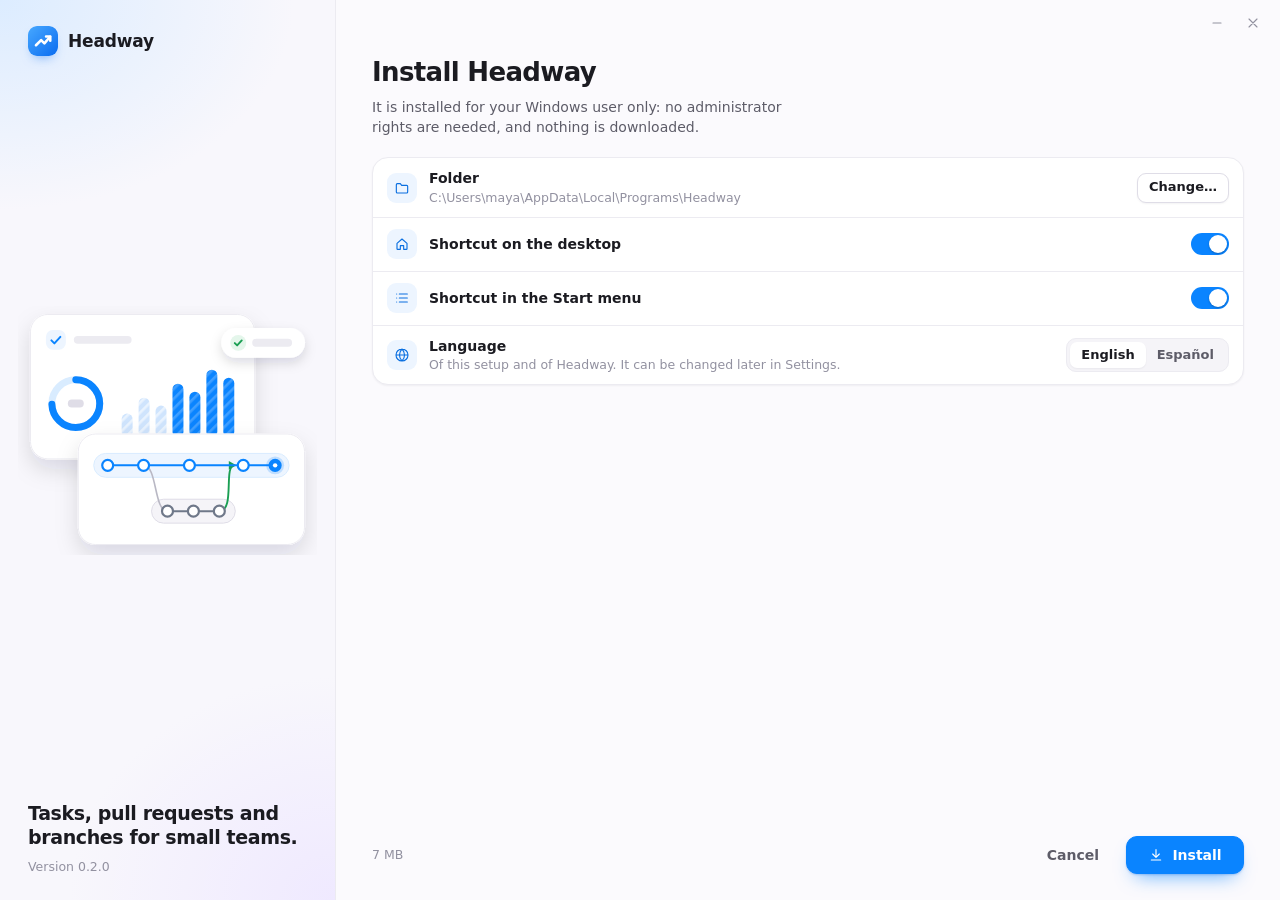
<file: ui/setup.html>
<!doctype html>
<html lang="en">
<head>
<meta charset="utf-8">
<meta name="viewport" content="width=device-width, initial-scale=1">
<meta name="color-scheme" content="light">
<title>Headway Setup</title>
<link rel="icon" href="assets/logo.svg">
<link rel="stylesheet" href="css/tokens.css">
<link rel="stylesheet" href="css/setup.css">
</head>
<body>
<div id="app"></div>
<script type="module" src="js/setup.js"></script>
</body>
</html>
</file>
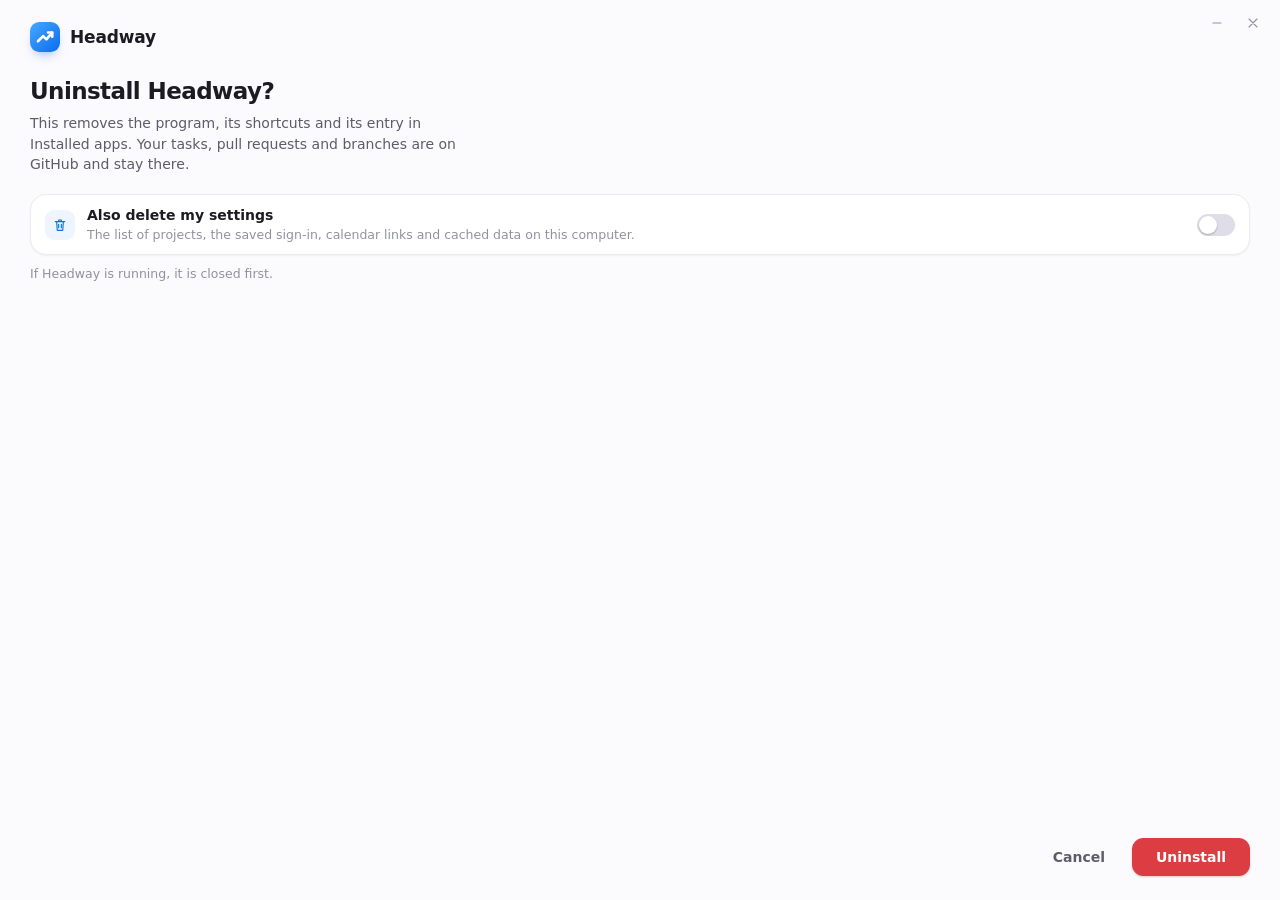
<file: ui/uninstall.html>
<!doctype html>
<html lang="en">
<head>
<meta charset="utf-8">
<meta name="viewport" content="width=device-width, initial-scale=1">
<meta name="color-scheme" content="light">
<title>Uninstall Headway</title>
<link rel="icon" href="assets/logo.svg">
<link rel="stylesheet" href="css/tokens.css">
<link rel="stylesheet" href="css/setup.css">
</head>
<body>
<div id="app"></div>
<script type="module" src="js/uninstall.js"></script>
</body>
</html>
</file>
<file: ui/css/tokens.css>
/* Design tokens, taken from References/style.png: soft lavender-white surfaces,
   hairline borders, one blue accent, generous radii. */
:root {
  /* The system UI font. A locally installed "Inter" is deliberately not used:
     an incomplete install (italic face only) would slant the whole app. */
  --font: "Segoe UI Variable Text", "Segoe UI Variable", "Segoe UI", system-ui, -apple-system, sans-serif;
  --font-display: "Segoe UI Variable Display", "Segoe UI Variable", "Segoe UI", system-ui, -apple-system, sans-serif;
  --font-mono: "Cascadia Code", "Cascadia Mono", Consolas, ui-monospace, monospace;

  --bg: #fbfafd;
  --surface: #ffffff;
  --well: #f5f4f8;
  --well-2: #efeef4;
  --line: #ecebf1;
  --line-strong: #dfdde7;
  --backdrop: #ecebee;

  --ink: #1b1b21;
  --ink-2: #5d5c68;
  --ink-3: #9291a0;
  --ink-4: #b9b8c4;

  --accent: #0a84ff;
  --accent-strong: #0a6fe0;
  --accent-soft: #d9ecff;
  --accent-softer: #edf5ff;
  /* "Previous period" bars: the same blue, stepped back. */
  --de-emph: #cfe4fd;

  --green: #1a9f53;
  --green-soft: #e4f6eb;
  --red: #dc3d43;
  --red-soft: #fdecec;
  --orange: #e8791a;
  --orange-soft: #fdf0e1;
  --amber: #b98206;
  --amber-soft: #fbf3d6;
  --violet: #7354e8;
  --violet-soft: #efeafd;
  --slate: #6f7889;
  --slate-soft: #eef0f4;

  --radius-xl: 20px;
  --radius-lg: 16px;
  --radius: 12px;
  --radius-sm: 8px;

  --shadow-sm: 0 1px 2px rgba(22, 20, 40, 0.05);
  --shadow: 0 1px 2px rgba(22, 20, 40, 0.04), 0 8px 24px -10px rgba(22, 20, 40, 0.12);
  --shadow-pop: 0 2px 6px rgba(22, 20, 40, 0.06), 0 18px 44px -12px rgba(22, 20, 40, 0.24);

  --sidebar-w: 264px;
  --header-h: 68px;
}
</file>
<file: ui/css/setup.css>
/* The setup window (setup.html) and the uninstall window (uninstall.html):
   the app's look in a small window that draws its own title bar. */
* { box-sizing: border-box; }
html, body { height: 100%; margin: 0; }
body {
  font-family: var(--font);
  font-size: 14px;
  line-height: 1.45;
  color: var(--ink);
  background: var(--bg);
  -webkit-font-smoothing: antialiased;
  text-rendering: optimizeLegibility;
  overflow: hidden;
  user-select: none;
  cursor: default;
}
h1, h2, p, ol { margin: 0; }
button { font: inherit; color: inherit; cursor: pointer; }
img, svg { display: block; flex: none; }
:focus-visible { outline: 2px solid var(--accent); outline-offset: 2px; border-radius: 8px; }
#app { height: 100%; }

/* ---- the window ------------------------------------------------------------- */
.win { position: relative; height: 100%; display: grid; grid-template-columns: 336px 1fr; }
.win.single { grid-template-columns: 1fr; }
/* The strip the window is dragged by, under the buttons. */
.drag { position: absolute; inset: 0 0 auto 0; height: 46px; z-index: 2; }
.controls { position: absolute; top: 9px; right: 10px; z-index: 3; display: flex; gap: 2px; }
.ctl { width: 34px; height: 28px; display: grid; place-items: center; padding: 0; border: 0; border-radius: 8px; background: transparent; color: var(--ink-3); }
.ctl:hover { background: var(--well-2); color: var(--ink); }
.ctl.close:hover { background: #e5484d; color: #fff; }
.ctl:disabled { opacity: 0.35; pointer-events: none; }

.brand { display: flex; align-items: center; gap: 10px; font-family: var(--font-display); font-size: 17px; font-weight: 650; letter-spacing: -0.01em; }
.brand img { width: 30px; height: 30px; border-radius: 9px; box-shadow: 0 6px 12px -6px rgba(10, 108, 240, 0.6); }

/* ---- left: what is being installed ---------------------------------------------- */
.hero {
  display: flex; flex-direction: column; min-width: 0; padding: 26px 28px 24px;
  border-right: 1px solid var(--line);
  background:
    radial-gradient(420px 300px at 0% 0%, #dcecff 0%, rgba(220, 236, 255, 0) 70%),
    radial-gradient(380px 320px at 100% 100%, #efe9ff 0%, rgba(239, 233, 255, 0) 70%),
    #f8f7fc;
}
.art { flex: 1; min-height: 0; display: grid; place-items: center; margin: 4px -10px 2px; }
.art img { width: 100%; max-width: 300px; height: auto; }
.hero h2 { font-family: var(--font-display); font-size: 19px; line-height: 1.25; font-weight: 650; letter-spacing: -0.02em; text-wrap: balance; }
.hero .ver { margin-top: 8px; color: var(--ink-3); font-size: 12.5px; font-variant-numeric: tabular-nums; }

/* ---- right: the step ---------------------------------------------------------------- */
.pane { display: flex; flex-direction: column; min-width: 0; padding: 58px 36px 26px; }
.win.single .pane { padding: 22px 30px 24px; }
.win.single .brand { margin-bottom: 26px; }
.pane h1 { font-family: var(--font-display); font-size: 26px; line-height: 1.15; font-weight: 650; letter-spacing: -0.025em; text-wrap: balance; }
.win.single .pane h1 { font-size: 23px; }
.lead { margin-top: 9px; color: var(--ink-2); max-width: 50ch; text-wrap: pretty; }
.quiet-text { margin-top: 10px; color: var(--ink-3); font-size: 12.5px; }

.card { margin-top: 20px; border: 1px solid var(--line); border-radius: var(--radius-lg); background: var(--surface); box-shadow: var(--shadow-sm); }
.row { display: flex; align-items: center; gap: 12px; min-height: 54px; padding: 10px 14px; border-top: 1px solid var(--line); }
.row:first-child { border-top: 0; }
.row .ic { width: 30px; height: 30px; display: grid; place-items: center; border-radius: 9px; background: var(--accent-softer); color: var(--accent-strong); }
.row .txt { flex: 1; min-width: 0; }
.row .txt b { display: block; font-weight: 600; }
.row .txt small { display: block; color: var(--ink-3); font-size: 12.5px; }
.row .txt small.path { overflow: hidden; text-overflow: ellipsis; white-space: nowrap; direction: rtl; text-align: left; }
label.row { cursor: pointer; }

.foot { margin-top: auto; padding-top: 18px; display: flex; align-items: center; justify-content: flex-end; gap: 10px; }
.foot .meta { margin-right: auto; color: var(--ink-3); font-size: 12.5px; font-variant-numeric: tabular-nums; }

.btn {
  display: inline-flex; align-items: center; justify-content: center; gap: 8px; height: 38px; padding: 0 16px;
  border: 1px solid var(--line-strong); border-radius: 11px; background: var(--surface); color: var(--ink);
  font-weight: 600; white-space: nowrap; box-shadow: var(--shadow-sm);
}
.btn:hover { background: var(--well); }
.btn.primary { min-width: 118px; padding: 0 20px; border-color: var(--accent); background: var(--accent); color: #fff; box-shadow: 0 1px 2px rgba(10, 100, 220, 0.25), 0 10px 20px -10px rgba(10, 132, 255, 0.75); }
.btn.primary:hover { border-color: var(--accent-strong); background: var(--accent-strong); }
.btn.danger { min-width: 118px; border-color: var(--red); background: var(--red); color: #fff; box-shadow: 0 1px 2px rgba(190, 40, 46, 0.25); }
.btn.danger:hover { border-color: #c5343a; background: #c5343a; }
.btn.quiet { border-color: transparent; background: transparent; box-shadow: none; color: var(--ink-2); }
.btn.quiet:hover { background: var(--well); color: var(--ink); }
.btn.sm { height: 30px; padding: 0 11px; border-radius: 9px; font-size: 13px; }
.btn:disabled { opacity: 0.5; cursor: default; pointer-events: none; }

/* on/off switch */
.switch { position: relative; flex: none; width: 38px; height: 22px; padding: 0; border: 0; border-radius: 999px; background: var(--line-strong); transition: background 0.15s; }
.switch::after { content: ""; position: absolute; top: 2px; left: 2px; width: 18px; height: 18px; border-radius: 50%; background: #fff; box-shadow: 0 1px 2px rgba(0, 0, 0, 0.25); transition: transform 0.15s; }
.switch[aria-checked="true"] { background: var(--accent); }
.switch[aria-checked="true"]::after { transform: translateX(16px); }

/* English | Español */
.seg { display: inline-flex; padding: 3px; border: 1px solid var(--line); border-radius: 10px; background: var(--well); }
.seg button { height: 26px; padding: 0 11px; border: 0; border-radius: 7px; background: transparent; color: var(--ink-2); font-size: 13px; font-weight: 600; }
.seg button:hover { color: var(--ink); }
.seg button.on { background: var(--surface); color: var(--ink); box-shadow: var(--shadow-sm); }

/* ---- working ------------------------------------------------------------------------------ */
.bar { height: 12px; margin-top: 28px; border-radius: 999px; background: var(--accent-soft); overflow: hidden; }
.bar i {
  display: block; height: 100%; border-radius: 999px; background-color: var(--accent);
  background-image: repeating-linear-gradient(135deg, rgba(255, 255, 255, 0.3) 0 3px, transparent 3px 7px);
  transition: width 0.4s ease;
}
.steps { list-style: none; margin-top: 24px; padding: 0; display: grid; gap: 13px; }
.steps li { display: flex; align-items: center; gap: 11px; color: var(--ink-3); }
.steps li.now { color: var(--ink); font-weight: 600; }
.steps li.done { color: var(--ink-2); }
.steps .mark { width: 20px; height: 20px; display: grid; place-items: center; border: 1.6px solid var(--line-strong); border-radius: 50%; color: #fff; }
.steps li.done .mark { border-color: var(--accent); background: var(--accent); }
.steps li.now .mark { border-color: var(--accent); border-top-color: transparent; animation: spin 0.8s linear infinite; }
.spinner { width: 18px; height: 18px; border: 2px solid var(--accent); border-top-color: transparent; border-radius: 50%; animation: spin 0.8s linear infinite; }
.busy { display: flex; align-items: center; gap: 12px; margin-top: 22px; color: var(--ink-2); }
@keyframes spin { to { transform: rotate(360deg); } }

/* ---- done, or not ------------------------------------------------------------------------------ */
.badge { width: 56px; height: 56px; display: grid; place-items: center; margin-bottom: 18px; border-radius: 18px; background: var(--green-soft); color: var(--green); }
.badge.bad { background: var(--red-soft); color: var(--red); }
.badge.plain { background: var(--accent-softer); color: var(--accent-strong); }
.note { display: flex; gap: 9px; margin-top: 16px; padding: 10px 12px; border-radius: 12px; background: var(--amber-soft); color: #6b4e00; font-size: 13px; }
.note svg { margin-top: 1px; }
.error-box { margin-top: 16px; padding: 11px 13px; border-radius: 12px; background: var(--red-soft); color: #8f2327; font-size: 13px; overflow-wrap: anywhere; user-select: text; cursor: text; }
.error-box ul { margin: 6px 0 0; padding-left: 18px; }

body.still *, body.still *::before, body.still *::after { animation: none !important; transition: none !important; }
</file>
